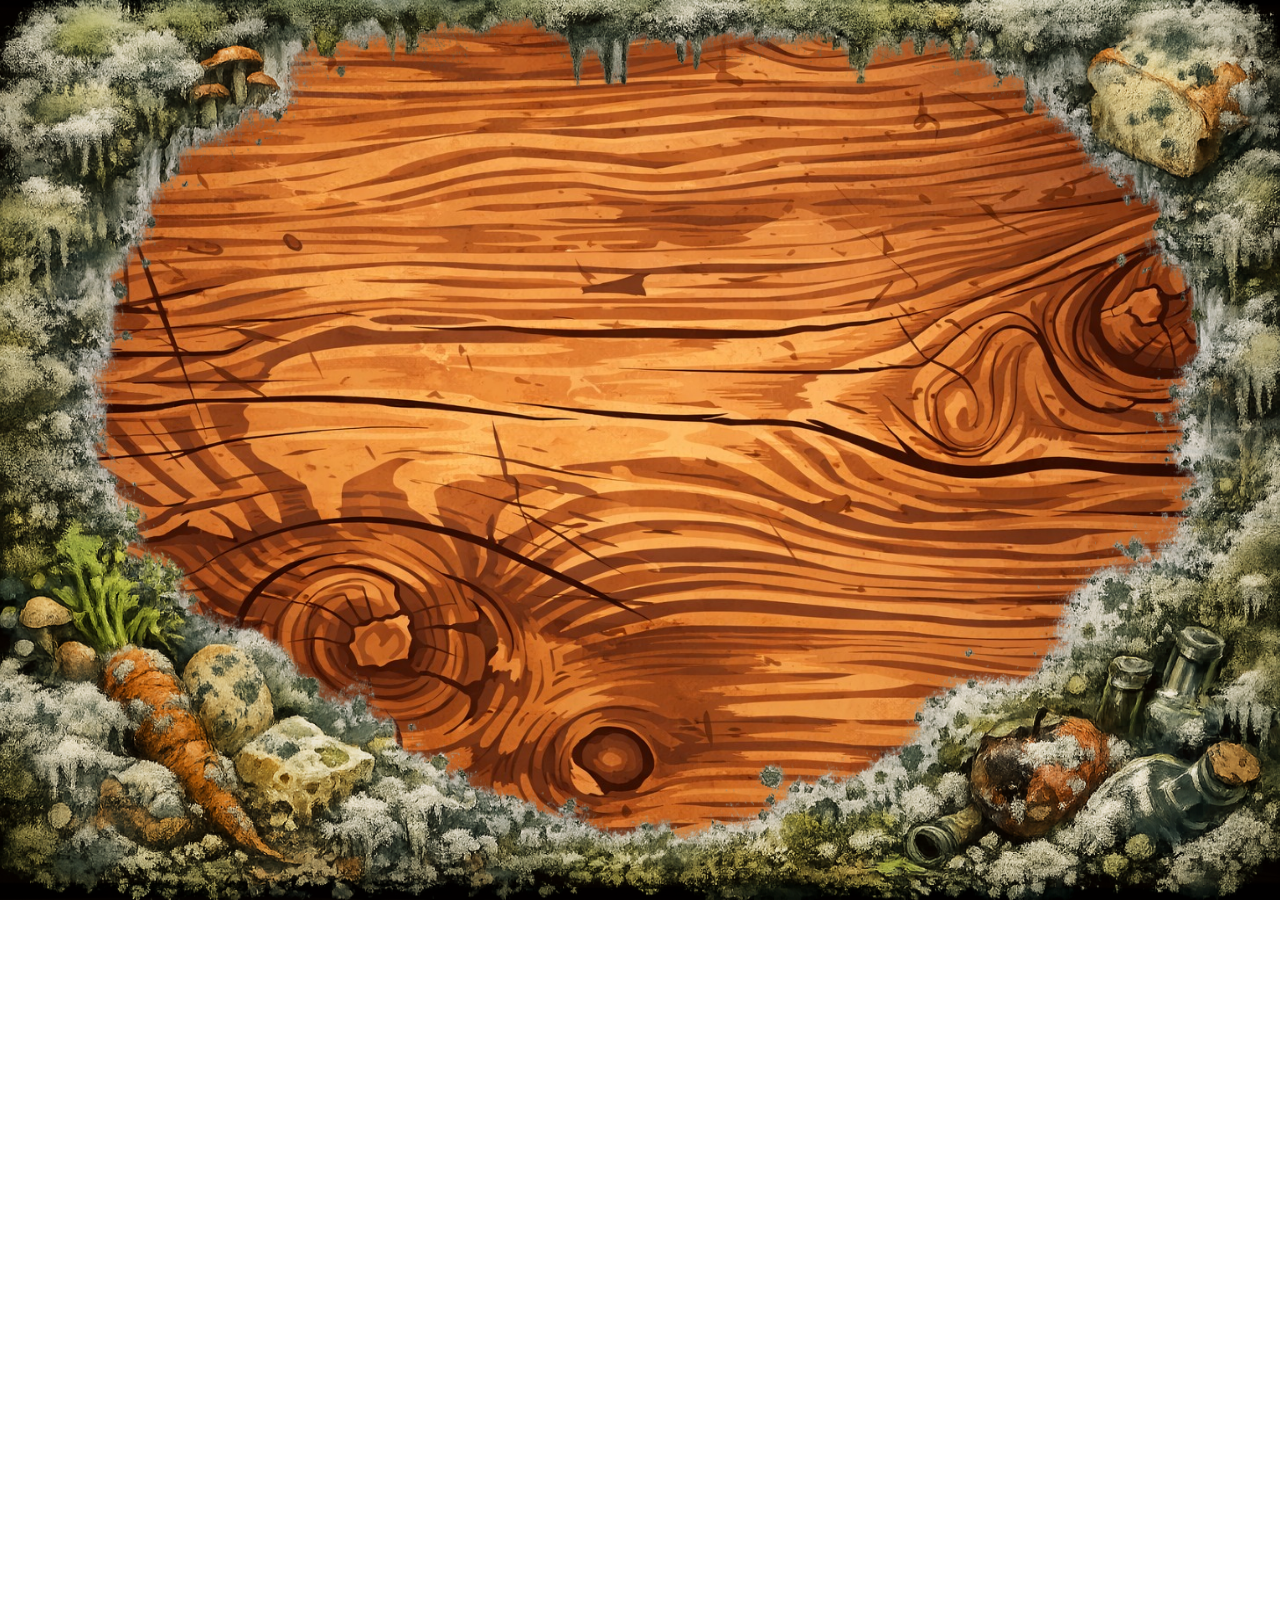
<file: project/Html/index.html>
<!DOCTYPE html>
<html lang="en">
<head>
    <meta charset="UTF-8">
    <meta name="viewport" content="width=device-width, initial-scale=1.0">
    <title>Document</title>
    <link rel="stylesheet" href="../Css/index.css">
    <script src="https://cdn.jsdelivr.net/npm/gsap@3/dist/gsap.min.js"></script>
    <script src="../Js/Startseite.js" defer></script>
</head>
<body>
    <div id="main">
            <img id="hintergrund" src="../Img/Hintergrund.png" alt="Hintergrund">
            <img id="Tutorial" src="../Img/Tutorial.png" alt="Tutorial">
            <img id="Info" src="../Img/Info.png" alt="Info">
            <img id="Logo" src="../Img/Logo.png" alt="Logo">
            <img id="Play-Button" src="../Img/Play Button.png" alt="Play">
    </div>
</body>
</html>
</file>
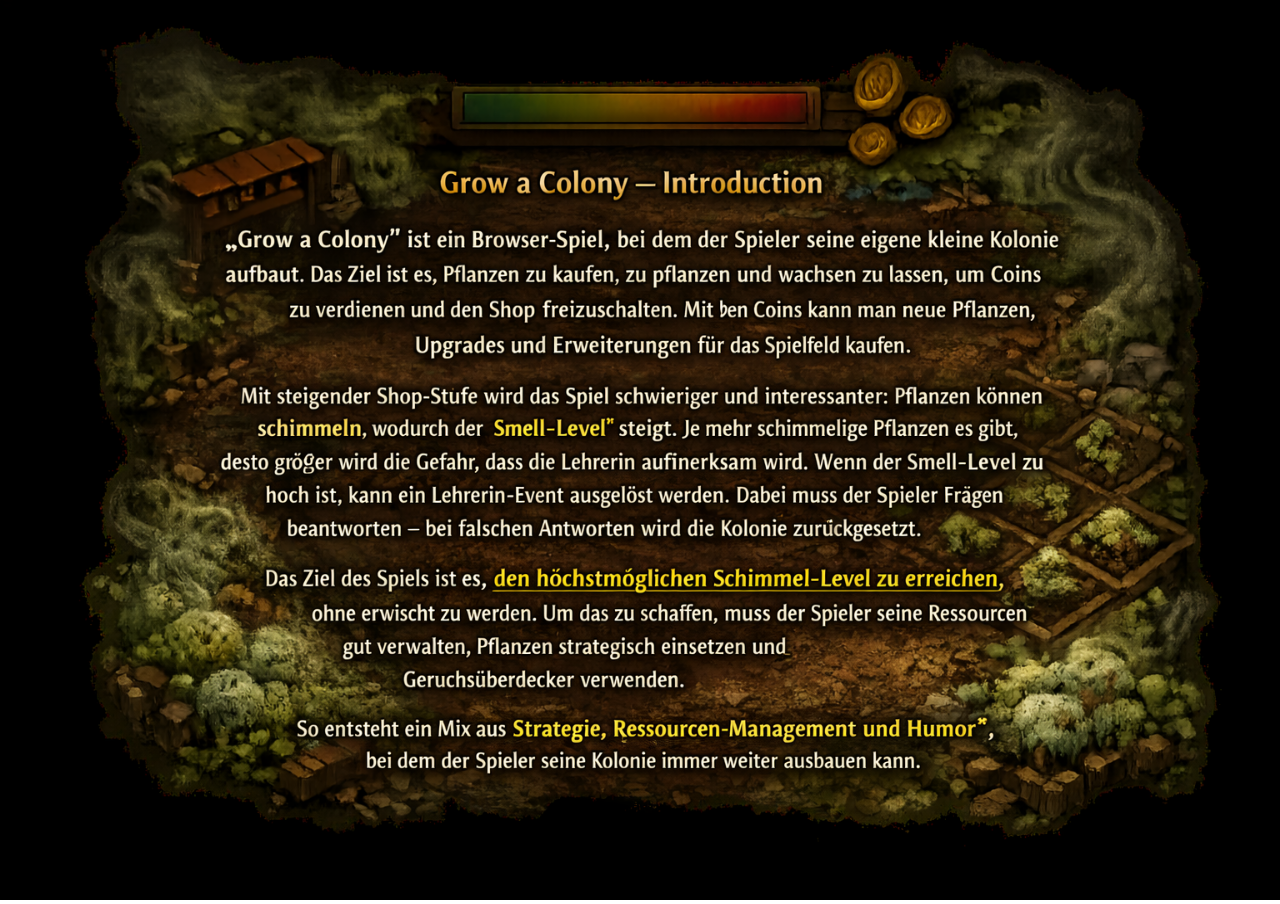
<file: project/Html/info.html>
<!DOCTYPE html>
<html lang="en">
<head>
    <meta charset="UTF-8">
    <meta name="viewport" content="width=device-width, initial-scale=1.0">
    <title>Info</title>
    <link rel="stylesheet" href="../Css/info.css">
    <script src="../Js/Info.js" defer></script>
</head>
<body>
    <img id="Introduction" src="../Img/Introduction.png" alt="Introduction">
    <img id="buttonWeiter" src="../Img/Weiter.png" alt="">
</body>
</html>
</file>
<file: project/Css/index.css>
/*==============================================
============ Html Startseite design ============
==============================================*/
html, body {
    margin: 0;
    padding: 0;
    width: 100vw;
    height: 100vh;
    background-image: url('../Img/Spielhintergrund.jpeg');
    background-size: cover;
    background-position: center;
    background-repeat: no-repeat;
    overflow: hidden;
}

/*==============================================
===============  Html Seite   ==================
==============================================*/
#main {
    width: 100vw;
    height: 100vh;
    position: relative;
    z-index: 2;
}

#hintergrund {
    width: 100vw;
    height: 100vh;
    position: absolute;
    z-index: -200;
    top: 0;
    left: 0;
    user-select: none;
    -webkit-user-drag: none;
    -moz-user-select: none;
    -ms-user-select: none;
}

/*==============================================
==========  Html Buttons Startseite  ===========
==============================================*/
#Tutorial {
    height: 40vh;
    width: 35vw;
    position: absolute;
    z-index: 100;
    top: 63%;
    left: 23%;
    transform: translate(-50%, -50%);
    user-select: none;
    -webkit-user-drag: none;
}

#Info {
    height: 45vh;
    width: 35vw;
    position: absolute;
    z-index: 100;
    top: 63%;
    right: -13%;
    transform: translate(-50%, -50%);
    -webkit-user-drag: none;
    user-select: none;
}

#Logo {
    height: 65vh;
    width: 55vw;
    position: absolute;
    z-index: 0;
    top: 30%;
    left: 50%;
    transform: translate(-50%, -50%);
    user-select: none;
    -webkit-user-drag: none;
}

#Play-Button {
    height: 45vh;
    width: 35vw;
    position: absolute;
    z-index: 100;
    top: 70%;
    right: 13%;
    transform: translate(-50%, -50%);
    user-select: none;
    -webkit-user-drag: none;
}

/*==============================================
============= GSAP Optimierung =================
==============================================*/
#Logo,
#Tutorial,
#Info,
#Play-Button {
    will-change: transform, opacity;
}
</file>
<file: project/Css/info.css>
/*==============================================
============ Html Startseite design ============
/*=============================================*/
body{
margin: 0;
padding: 0;
height: 100vh;
width: 100vw;
}

/*==============================================
===============  Html Seite   ==================
/*=============================================*/
#Introduction{
    height: 100vh;
    width: 100vw;
}

/*==============================================
==========  Html Buttons Infoseite  ============
/*=============================================*/
#buttonWeiter{
    height: 45vh;
    width: 35vw;
    position: absolute; 
    z-index: 100;
    top: 93%;           
    right: -20%;         
    transform: translate(-50%, -50%);     
    -webkit-user-drag: none; 
    user-select: none;
}
</file>
